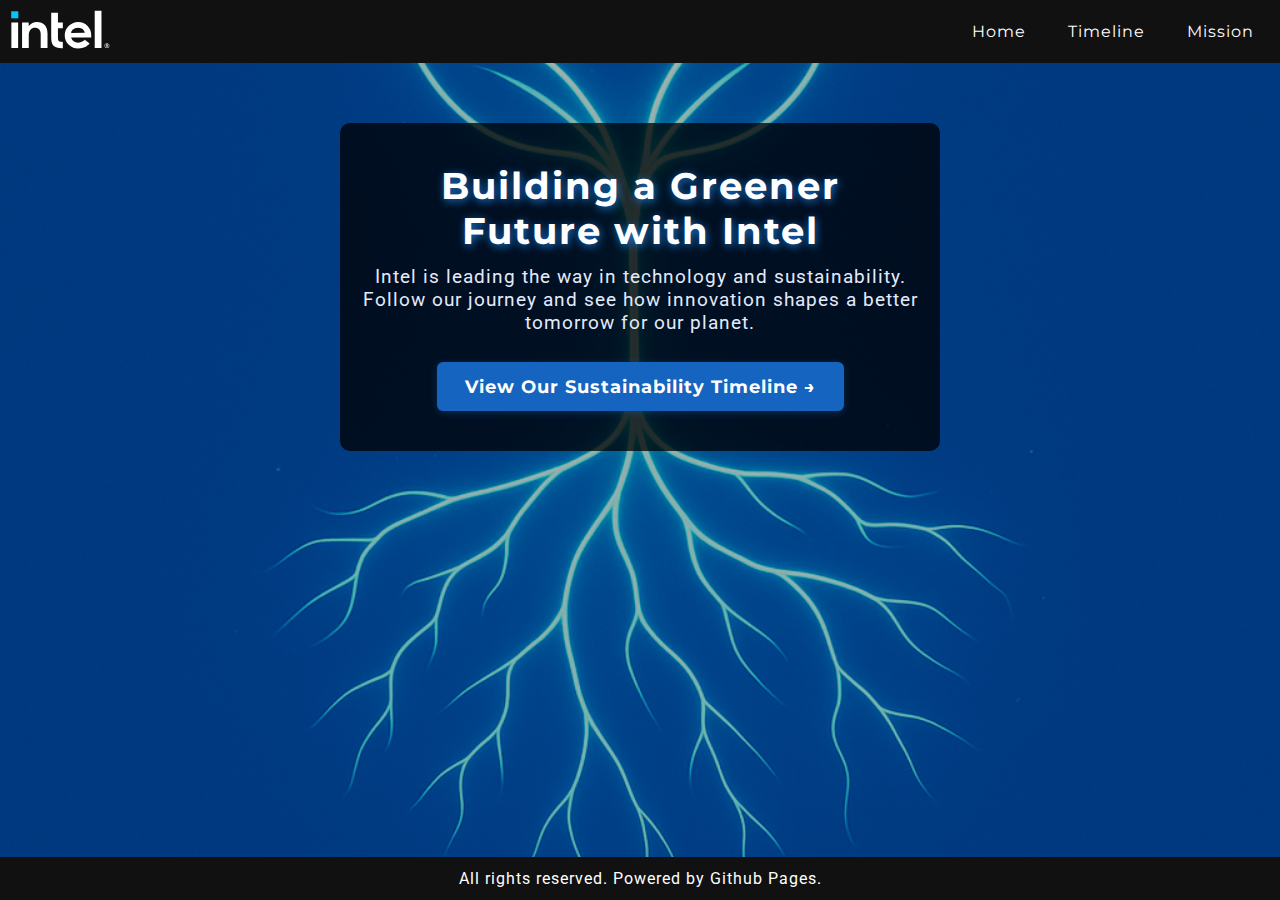
<file: intel-sustainability-main/index.html>
<!DOCTYPE html>
<html lang="en">
<head>
  <meta charset="UTF-8" />
  <meta name="viewport" content="width=device-width, initial-scale=1.0" />
  <title>Sustainability Home — Intel</title>
  <!-- Link to the CSS file -->
  <link rel="stylesheet" href="style.css" />
  <!-- Add Montserrat and Roboto fonts for navbar and headings -->
  <link href="https://fonts.googleapis.com/css?family=Montserrat:700&display=swap" rel="stylesheet">
  <link href="https://fonts.googleapis.com/css?family=Roboto:400,700&display=swap" rel="stylesheet">
</head>
<body id="home-page">
  <!-- Header section with logo and navbar -->
  <header>
    <!-- Logo links to Intel's website -->
    <a href="https://www.intel.com" target="_blank">
      <img id="logo" src="img/intel-header-logo.svg" alt="Intel Logo">
    </a>
    <!-- Navbar Dropdown Menu -->
    <nav class="navbar">
      <!-- Dropdown button for mobile -->
      <button class="dropbtn">Menu</button>
      <!-- Navbar content with links -->
      <div class="navbar-content">
        <a href="index.html">Home</a>
        <a href="timeline.html">Timeline</a>
        <a href="mission.html">Mission</a>
      </div>
    </nav>
  </header>
  <!-- Hero Section -->
  <section class="hero">
    <!-- Catchy header for the hero section -->
    <h1>Building a Greener Future with Intel</h1>
    <!-- Short description introducing Intel's sustainability journey -->
    <p>
      Intel is leading the way in technology and sustainability.<br>
      Follow our journey and see how innovation shapes a better tomorrow for our planet.
    </p>
    <!-- Call to action button that links to the timeline page -->
    <a href="timeline.html" class="cta-button">View Our Sustainability Timeline &#8594;</a>
  </section>
  <!-- Footer section -->
  <p id="short-footer">All rights reserved. Powered by Github Pages.</p>
</body>
</html>
</file>
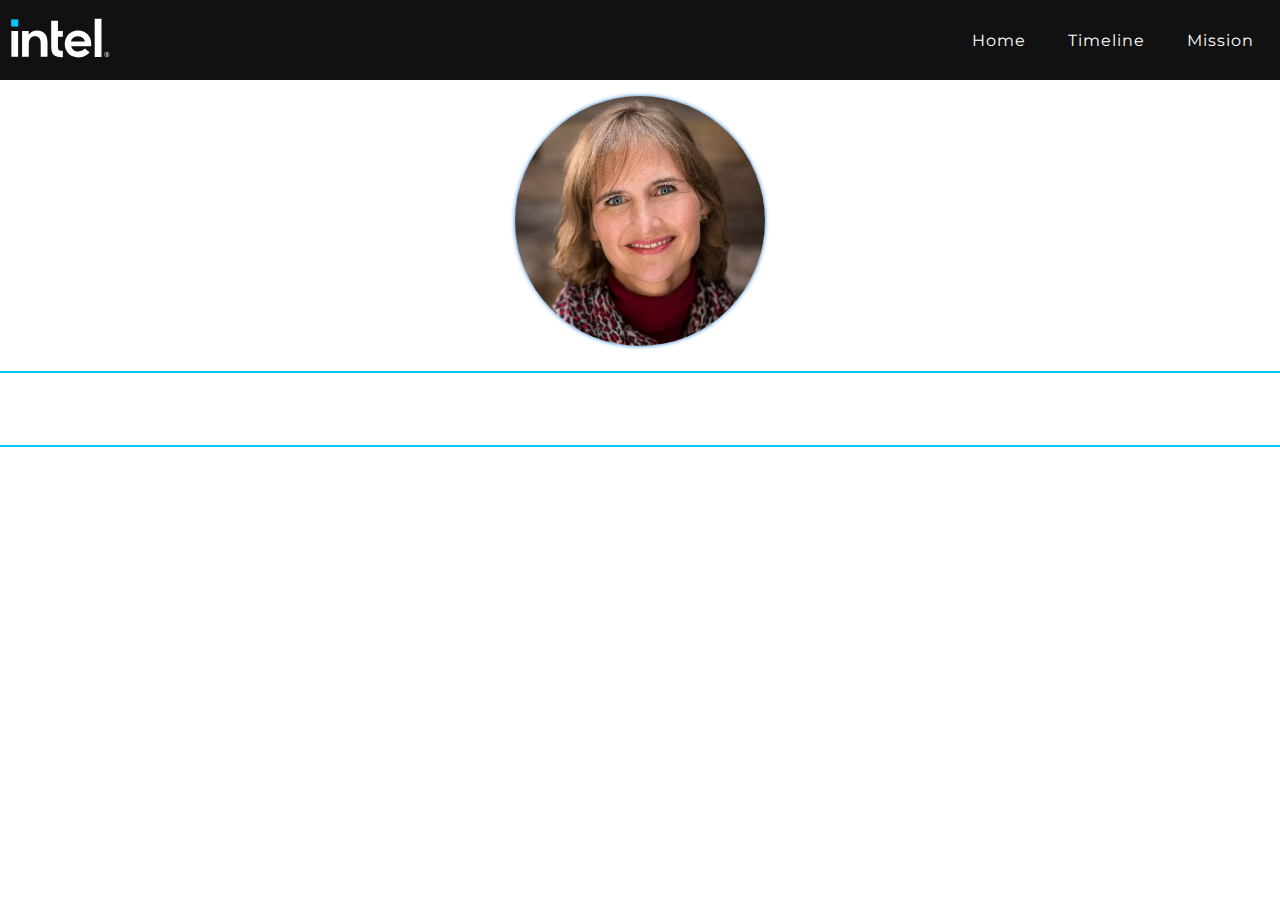
<file: mission.html>
<!DOCTYPE html>
<html lang="en">
<head>
  <meta charset="UTF-8" />
  <meta name="viewport" content="width=device-width, initial-scale=1.0" />
  <title>Our Sustainability Mission — Intel</title>
  <!-- Link to the CSS file -->
  <link rel="stylesheet" href="style.css" />
  <!-- Add Montserrat and Roboto fonts for navbar and headings -->
  <link href="https://fonts.googleapis.com/css?family=Montserrat:700&display=swap" rel="stylesheet">
  <link href="https://fonts.googleapis.com/css?family=Roboto:400,700&display=swap" rel="stylesheet">
</head>
<body>
  <!-- Header section with logo and navbar -->
  <header>
    <!-- Logo links to Intel's website -->
    <a href="https://www.intel.com" target="_blank">
      <img id="logo" src="img/intel-header-logo.svg" alt="Intel Logo">
    </a>
    <!-- Navbar Dropdown Menu -->
    <nav class="navbar">
      <!-- Dropdown button for mobile -->
      <button class="dropbtn">Menu</button>
      <!-- Navbar content with links -->
      <div class="navbar-content">
        <a href="index.html">Home</a>
        <a href="timeline.html">Timeline</a>
        <a href="mission.html">Mission</a>
      </div>
    </nav>
  </header>
  <!-- Content for the About page goes here -->
   <img src="img/chuaprasert.jpg" alt="A portrait photo of Michelle Chuaprasert." class="leader-image" />
   <h3 class="leader-quote">"If someone like me can make a small difference on one product that is going out with millions of units, what an impact we can have.</h2>
   <p class="leader-info">Michelle Chuaprasert used to lecture her daughters on being activists and helping the environment.
    Throughout her career, however, she struggled to see a connection between her own work and the advice she was giving.
    Wanting to change this, she went in an entirely new direction for her career. 
    As Intel's Senior Director of Innovation and Sustainability, she's now leading company-wide efforts to reduce Intel's carbon footprint and promote sustainable practices across its operations.</p>
   </p>
   <p class="leader-info">Michelle's story is not the only one of its kind.
    By supporting intel, you support a global team of innovators who are striving to stop climate change
    in even the smallest business units.
   </p>
  <!-- Footer section -->
  <p id="short-footer">All rights reserved. Powered by Github Pages.</p>
</body>
</html>
</file>
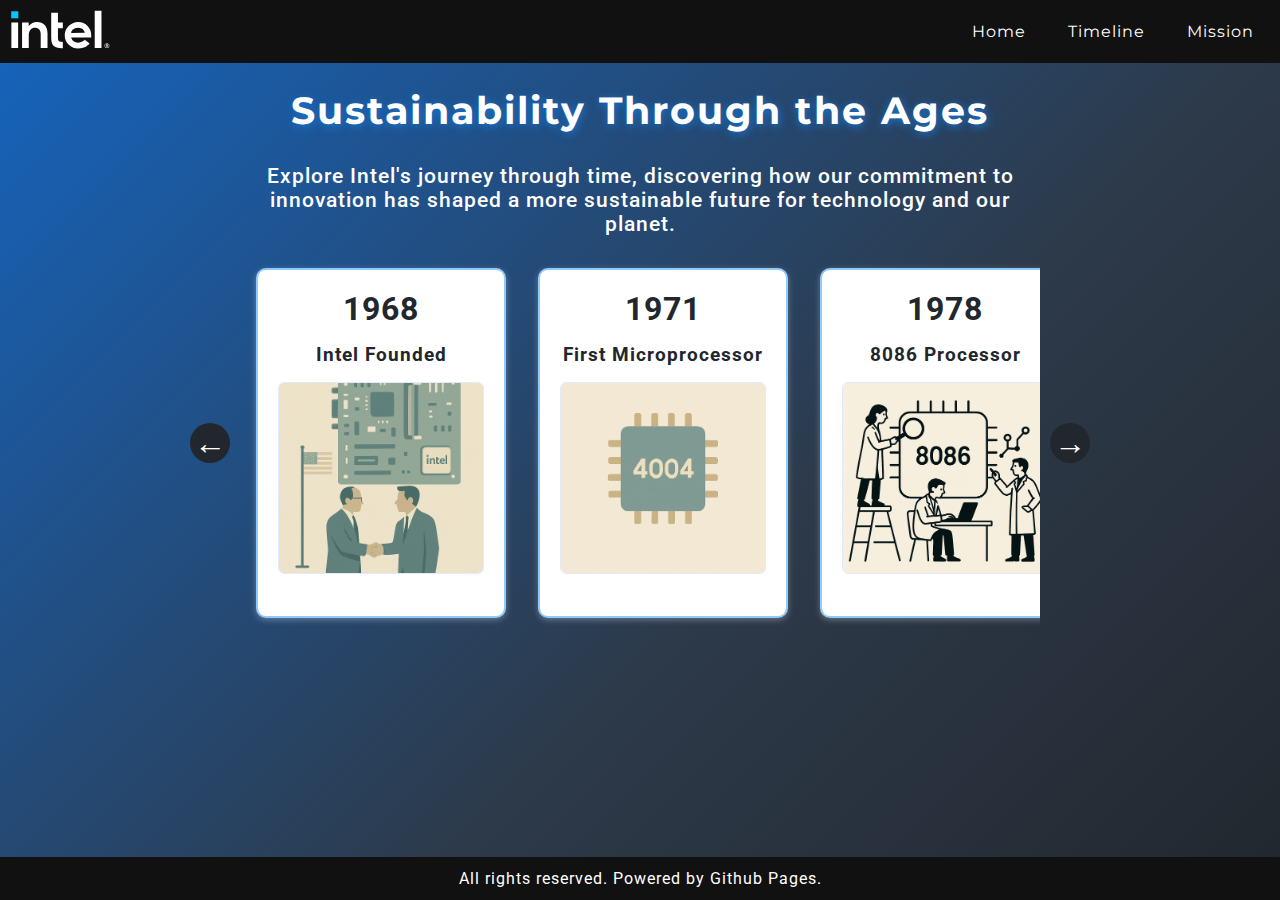
<file: intel-sustainability-main/timeline.html>
<!DOCTYPE html>
<html lang="en">
<head>
  <meta charset="UTF-8" />
  <meta name="viewport" content="width=device-width, initial-scale=1.0" />
  <title>Sustainability Timeline — Intel</title>
  <link rel="stylesheet" href="style.css" />
  <link href="https://fonts.googleapis.com/css?family=Montserrat:700&display=swap" rel="stylesheet">
  <link href="https://fonts.googleapis.com/css?family=Roboto:400,700&display=swap" rel="stylesheet">
</head>
<body>

  <!-- Header / Hero Section -->
  <header>
      <!-- Make the logo a link to Intel's website -->
      <a href="https://www.intel.com" target="_blank">
        <img id="logo" src="img/intel-header-logo.svg" alt="Intel Logo">
      </a>
      <!-- Navbar Dropdown Menu -->
      <nav class="navbar">
        <!-- Dropdown button -->
        <button class="dropbtn">Menu</button>
        <!-- Navbar content -->
        <div class="navbar-content">
          <a href="index.html">Home</a>
          <a href="timeline.html">Timeline</a>
          <a href="mission.html">Mission</a>
        </div>
      </nav>
  </header>

  <h1>Sustainability Through the Ages</h1>

  <p id="intro">
    Explore Intel's journey through time, discovering how our commitment
    to innovation has shaped a more sustainable future for technology 
    and our planet.
  </p>

  <!-- Arrow buttons for scrolling the timeline -->
  
  <div class="timeline-arrows-container">
    <button id="arrow-left" aria-label="Scroll left" style="font-size:2em; background:#22272e; color:#fff; border:none; border-radius:50%; width:40px; height:40px; margin:10px; cursor:pointer;">&#8592;</button>
    <!-- Timeline Cards Section -->
    <section class="timeline">

      <!-- Card 1: 1968 -->
      <div class="milestone">
        <h2>1968</h2>
        <h3>Intel Founded</h3>
        <img src="img/intel_founding.png" alt="An illustration of two men shaking hands in front of an American flag. There is a motherboard above them." />
        <p class="description">
          Robert Noyce and Gordon Moore rename the newly formed company 
          NM Electronics to Intel Corporation, laying the foundation for 
          decades of technological innovation.
        </p>
      </div>

      <!-- Card 2: 1971 -->
      <div class="milestone">
        <h2>1971</h2>
        <h3>First Microprocessor</h3>
        <img src="img/4004_microprocessor.png" alt="An ilustration of a microprocessor with the label '4004.'" />
        <p class="description">
          Intel debuts the 4004, the world's first commercial microprocessor, 
          igniting the microprocessor revolution and propelling the future 
          of computing devices.
        </p>
      </div>

      <!-- Card 3: 1978 -->
      <div class="milestone">
        <h2>1978</h2>
        <h3>8086 Processor</h3>
        <img src="img/8086_microprocessor.png" alt="An illustration of many scientists inspecting and modifying an 8086 processor." />
        <p class="description">
          Launch of the 8086 processor, establishing the x86 architecture 
          that drives countless PCs and servers in the modern era.
        </p>
      </div>

      <!-- Card 4: 1985 -->
      <div class="milestone">
        <h2>1985</h2>
        <h3>386 Processor</h3>
        <img src="img/386_microprocessor.png" alt="An image of scientists proudly launching a rocket with the label '386'." />
        <p class="description">
          Intel introduces the 386 processor with 32-bit architecture, 
          ushering in a new era of performance and multitasking for 
          personal computers.
        </p>
      </div>

      <!-- Card 5: 2006 -->
      <div class="milestone">
        <h2>2006</h2>
        <h3>Peak GHG Emissions</h3>
        <img src="img/ghg_peak.png" alt="An illustration of greenhouse gases emitting from a factory. There are computer parts in the foreground." />
        <p class="description">
          This year marks Intel's highest annual greenhouse gas emissions 
          for operations. Over subsequent years, Intel invests heavily in 
          chemical abatement, renewable energy, and energy-efficient 
          manufacturing to reverse this trend.
        </p>
      </div>

      <!-- Card 6: 2020 -->
      <div class="milestone">
        <h2>2020</h2>
        <h3>RISE Strategy</h3>
        <img src="img/sustainability_pioneering.png" alt="An illustration of a man surrounded by various sustainability symbols." />
        <p class="description">
          Intel launches its RISE (Responsible, Inclusive, Sustainable, 
          Enabling) strategy and 2030 goals, aiming to drive industry-wide 
          progress on climate action, water stewardship, and waste reduction.
        </p>
      </div>

      <!-- Card 7: 2022 -->
      <div class="milestone">
        <h2>2022</h2>
        <h3>Net-Zero By 2040</h3>
        <img src="img/net_zero.png" alt="An illustration of an Intel factory on green hills with the year '2040' beneath it." />
        <p class="description">
          Intel announces its commitment to achieve net-zero greenhouse 
          gas emissions (Scope 1 and 2) across its global operations 
          by 2040, building on years of environmental initiatives.
        </p>
      </div>

      <!-- Card 8: 2023 -->
      <div class="milestone">
        <h2>2023</h2>
        <h3>Renewable Electricity</h3>
        <img src="img/renewable.png" alt="An illustration of a giant PC being powered by solar and wind energy." />
        <p class="description">
          The company achieves 99% renewable electricity usage worldwide, 
          helping to drastically lower carbon emissions and driving progress 
          toward Intel's long-term sustainability goals.
        </p>
      </div>

      <!-- Card 9: 2024 -->
      <div class="milestone">
        <h2>2024</h2>
        <h3>Sustainability Summit</h3>
        <img src="img/sustainability_summit.png" alt="An illustration of leaders discussing how to improve semiconductors." />
        <p class="description">
          Intel hosts its first Sustainability Summit, uniting suppliers, 
          government officials, and industry leaders to collaborate on 
          next-generation sustainable semiconductor manufacturing.
        </p>
      </div>
    </section>

    <button id="arrow-right" aria-label="Scroll right" style="font-size:2em; background:#22272e; color:#fff; border:none; border-radius:50%; width:40px; height:40px; margin:10px; cursor:pointer;">&#8594;</button>
  </div>

  <p id="footer">All rights reserved. Powered by Github Pages.</p>

  <!-- Simple JavaScript to scroll the timeline when arrows are clicked -->
  <script>
    // Get the timeline container and milestone cards
    const timeline = document.querySelector('.timeline');
    const milestones = document.querySelectorAll('.milestone');
    const leftBtn = document.getElementById('arrow-left');
    const rightBtn = document.getElementById('arrow-right');

    // Find the width of one milestone (including margin)
    function getMilestoneWidth() {
      if (milestones.length === 0) return 300;
      const style = getComputedStyle(milestones[0]);
      const width = milestones[0].offsetWidth;
      const margin = parseInt(style.marginLeft) + parseInt(style.marginRight);
      return width + margin;
    }

    // Scroll left by one milestone
    leftBtn.onclick = function() {
      timeline.scrollBy({ left: -getMilestoneWidth(), behavior: 'smooth' });
    };

    // Scroll right by one milestone
    rightBtn.onclick = function() {
      timeline.scrollBy({ left: getMilestoneWidth(), behavior: 'smooth' });
    };
  </script>
</body>
</html>
</file>
<file: intel-sustainability-main/style.css>
/* Add your CSS here */
* {
    margin: 0;
    padding: 0;
    box-sizing: border-box;
  }

body {
  width: 100vw;
  min-height: 100vh; /* Make sure background covers the whole screen */
  /* Use a blue gradient background with a softer dark blue instead of black */
  background: linear-gradient(135deg, #1565c0 0%, #2d3a4a 60%, #22272e 100%);
  background-repeat: no-repeat;  /* Prevent background from repeating */
  background-attachment: fixed;  /* Keep background fixed during scroll */
  color: #fff;                    /* White text for everything outside milestones */
  font-family: 'Roboto', Arial, sans-serif; /* Use Roboto for body text */
  text-align: center;             /* Center all content in the body */
  letter-spacing: 1px;
}

header {
  background-color: #111;      /* Soft black for header */
  display: flex;                  /* Use flexbox for horizontal layout */
  align-items: center;            /* Vertically center items */
  justify-content: space-between; /* Space between logo and navbar */
  position: relative;
  width: 100%;                    /* Make header stretch full viewport width */
  padding: 10px;
}

#logo {
    width: 100px;
    height: auto;
}

h1 {
    text-align: center;
    font-size: 2.4em;                  /* Make the heading larger */
    font-weight: bold;                 /* Make the heading bold */
    margin: 24px auto 12px auto;      /* Center and add space above/below */
    letter-spacing: 2px;               /* Add space between letters for effect */
    font-family: 'Montserrat', Arial, sans-serif; /* Use Montserrat for headings */
    color: #fff;                    /* White heading text */
    text-shadow: 1px 2px 8px #1976d2;  /* Slightly deeper blue shadow */
    max-width: 800px;           /* Match timeline width */
    padding: 0 24px;
}

.timeline {
    display: flex;
    flex-direction: row;
    justify-content: flex-start;
    width: 100%;
    max-width: 800px;
    overflow-x: auto;
    overflow-y: visible;
    scroll-snap-type: x mandatory;
    scroll-padding-left: 16px;
    /* Hide the scrollbar for all browsers */
    scrollbar-width: none;      /* Firefox */
    -ms-overflow-style: none;   /* IE and Edge */
    padding: 10px;
}
.timeline::-webkit-scrollbar {
    display: none;              /* Chrome, Safari, Opera */
}

.milestone {
    color: #22272e;                  /* Soft black text for readability */
    background-color: #ffffff;       /* Soft white card background */
    border: 2px solid #90caf9;       /* Blue accent border */
    padding: 20px;
    margin: 0 16px;
    max-width: 28%;
    min-width: 250px;
    min-height: 250px;
    box-sizing: border-box;
    display: flex;
    flex-direction: column;
    gap: 16px;
    scroll-snap-align: start;
    border-radius: 10px;
    box-shadow: 0 2px 6px #e3eafc55; /* Soft blue shadow for depth */
    position: relative; /* Needed for overlay positioning */
    overflow: hidden;   /* Hide overlay outside the card */
    transition: transform 0.2s; /* Smoothly animate scaling on hover */
}

/* Make the milestone card expand slightly when hovered */
.milestone:hover,
.milestone:focus-within {
    transform: scale(1.04); /* Slightly increase size */
    z-index: 3;             /* Bring above other cards if overlapping */
}

.milestone img {
    width: 100%;                  /* Image fills the card width */
    height: 12em;                /* Fixed height for all images */
    object-fit: cover;            /* Crop image to fill area, keep aspect ratio */
    border-radius: 6px;           /* Slightly rounded images */
    border: 1px solid #e3eafc;    /* Subtle blue border for images */
}

.milestone h2,
.milestone h3,
.milestone p,
.milestone li {
  color: #22272e; /* Make all text inside milestones soft black */
}

.milestone h2 {
    font-size: 2em;                /* Larger font for milestone titles */
}

/* Overlay for milestone description */
.milestone .description {
    display: flex; /* Use flex to center text */
    align-items: center;
    justify-content: center;
    position: absolute;      /* Position overlay over the card */
    top: 0;
    left: 0;
    width: 100%;
    height: 100%;
    background: rgba(21, 101, 192, 0.92); /* Semi-transparent blue */
    color: #fff;              /* White text for overlay */
    padding: 18px;
    border-radius: 10px;
    font-size: 1em;
    font-weight: 500;
    opacity: 0;               /* Hide overlay by default */
    pointer-events: none;     /* Allow mouse events to pass through */
    transition: opacity 0.3s;
    z-index: 2;
    text-align: center;
    box-sizing: border-box;
}

/* Show overlay on hover */
.milestone:hover .description,
.milestone:focus-within .description {
    opacity: 1;              /* Show overlay */
    pointer-events: auto;    /* Allow interaction if needed */
}

.navbar {
  position: relative;           /* Needed for dropdown positioning */
  display: flex;                /* Use flex to allow stretching */
  height: 100%;                 /* Make navbar fill header height */
  align-items: stretch;         /* Stretch children to fill height */
}

.navbar-content {
  color: #fff;
  display: flex;
  gap: 10px;                    /* Space between links */
  align-items: center;
  height: 100%;
  align-self: stretch;
}

.navbar-content a {
  font-family: 'Montserrat', Arial, sans-serif;
  color: #fff;                  /* White text by default */
  padding: 10px 16px;
  text-decoration: none;
  display: inline-block;
  border-radius: 4px;
  transition: background 0.2s, color 0.2s;
}

.navbar-content a:hover {
  color: #1565c0;               /* Blue text on hover */
  background-color: #fff;       /* White background on hover for contrast */
  text-decoration: underline;
}

.dropbtn {
  display: none;
}

.description {
  display: none;
}

#intro {
  font-size: 1.3em;
  /* Remove background color and border radius for a transparent look */
  background: none;
  color: #fff;                  /* White text for intro */
  padding: 18px 24px;
  margin: 0px auto 4px auto;  /* Center and add space above/below */
  max-width: 800px;             /* Match timeline and h1 width */
  font-weight: 500;
}

#footer {
  background-color: #111;
  color: #fff;
  width: 100%;
  padding: 12px 0;
  text-align: center;
  font-size: 1em;
  left: 0;
  bottom: 0;
  position: fixed;
}

/* Style for the timeline arrow buttons */
#arrow-left,
#arrow-right {
  position: static;            /* Remove relative positioning */
  display: inline-block;
  vertical-align: middle;
  font-size: 2em;
  background: #111;
  color: #fff;
  border: none;
  border-radius: 50%;
  width: 40px;
  height: 40px;
  cursor: pointer;
  transition: background 0.2s, color 0.2s;
  z-index: 2;
  margin: 0 auto;
}

/* Center the arrows and timeline together in a flex container */
.timeline-arrows-container {
  display: flex;
  flex-direction: row;
  justify-content: center;
  align-items: center;
  gap: 0;
  width: 100%;
  margin-bottom: 10px;
}

/* On small screens, make arrows full width and place them above/below timeline */
@media (max-width: 768px) {
  .timeline {
    display: flex;
    flex-direction: column;
    justify-content: center;
    align-items: center;
    width: 90%;
    overflow: hidden;
  }

  #arrow-left,
  #arrow-right {
    display: none;  /* Hide arrows on mobile */
  }

  #footer {
    position: relative; /* Change to relative for mobile */
  }

  .milestone {
    margin: 16px 0;
    width: 100%;
    max-width: none;
    min-width: 0;
  }

  .navbar {
    position: relative;
    margin-left: auto;
    height: 100%;
    display: flex;
    flex-direction: column;
    align-items: center;
  }
  
  .dropbtn {
    font-family: 'Montserrat', Arial, sans-serif;
    display: block;
    color: #fff;
    padding: 10px 10px;
    font-size: 1em;
    border: none;
    cursor: pointer;
    margin: 0;
    box-sizing: border-box;
    align-self: center;
    background-color: #111;
  }

  .navbar-content {
    display: none;
    position: absolute;
    top: 100%;
    right: 0;
    min-width: 120px;
    z-index: 1;
  }

  .navbar-content a {
    padding: 10px 16px;
    text-decoration: none;
    display: block;
    background-color: #22272e;  /* Soft black for dropdown */
    border-radius: 0px;
    margin-bottom: 1px;
  }

  .navbar:hover .navbar-content {
    display: block;
  }
}

/* Hero section styles */
.hero {
  background-color: rgba(0, 0, 0, 0.75);
  margin: 60px auto 40px auto;      /* Add space above and below */
  max-width: 600px;                 /* Limit width for readability */
  padding: 40px 20px 40px 20px;     /* Padding inside the hero section */
  text-align: center;               /* Center all text */
  border-radius: 10px;
}

/* Hero section header */
.hero h1 {
  font-family: 'Montserrat', Arial, sans-serif;
  font-size: 2.3em;
  color: #fff;
  margin: 0px auto 12px auto;
  text-shadow: 1px 2px 8px #1976d2;
}

/* Hero section description */
.hero p {
  font-size: 1.2em;
  color: #e3eafc;
  margin-bottom: 28px;
}

/* Call to action button */
.cta-button {
  display: inline-block;
  padding: 14px 28px;
  background-color: #1565c0;    /* Intel blue */
  color: #fff;
  font-size: 1.1em;
  font-family: 'Montserrat', Arial, sans-serif;
  border: none;
  border-radius: 6px;
  text-decoration: none;
  font-weight: bold;
  box-shadow: 0 2px 8px #1976d244;
  transition: background 0.2s, color 0.2s;
  cursor: pointer;
}

.cta-button:hover {
  background-color: #fff;
  color: #1565c0;
  text-decoration: underline;
}

#short-footer {
  background-color: #111;
  color: #fff;
  width: 100%;
  padding: 12px 0;
  text-align: center;
  font-size: 1em;
  left: 0;
  bottom: 0;
  position: fixed;
}

#home-page {
  background: 
    linear-gradient(rgba(0,0,0,0.3), rgba(0,0,0,0.3)), /* Dark overlay */
    url("img/cyber_sprout.png");                        /* Background image */
  background-size: cover;           /* Make the image cover the area */
  background-position: center;
}
</file>
<file: style.css>
/* Add your CSS here */
* {
    margin: 0;
    padding: 0;
    box-sizing: border-box;
  }

body {
  min-height: 100vh; /* Make sure background covers the whole screen */
  /* Use a blue gradient background with a softer dark blue instead of black */
  color: #fff;                    /* White text for everything outside milestones */
  font-family: 'Roboto', Arial, sans-serif; /* Use Roboto for body text */
  text-align: center;             /* Center all content in the body */
  letter-spacing: 1px;
}

#timeline-page, #story-page {
  background: 
      linear-gradient(rgba(0,0,0,0.5), rgba(0,0,0,0.5)), /* Dark overlay */
      url("img/cyber_sprout.png");                        /* Background image */
    background-size: cover;           /* Make the image cover the area */
    background-position: center;
    background-repeat: no-repeat;
}


#story-page p,
#story-page .initiative p {
  font-size: 1.2em;
}

#story-page .initiative h2 {
  font-size: 1.5em;
}

#story-page footer > * {
  font-size: 1em;
}

#home-page {
  background: 
    linear-gradient(rgba(0,0,0,0.3), rgba(0,0,0,0.3)), /* Dark overlay */
    url("img/wetlands.jpg");                        /* Background image */
  background-size: cover;           /* Make the image cover the area */
  background-position: center;
}

.box-container {
  padding: 20px;
}

h1, h2, h3, h4 {
  font-family: 'Montserrat', Arial, sans-serif; /* Use Montserrat for headings */
}

header {
  height: 80px;
  background-color: #111;      /* Soft black for header */
  display: flex;                  /* Use flexbox for horizontal layout */
  align-items: center;            /* Vertically center items */
  justify-content: space-between; /* Space between logo and navbar */
  position: relative;
  width: 100%;                    /* Make header stretch full viewport width */
  padding: 10px;
}

#logo {
    width: 100px;
    height: auto;
}

.highlight-text {
    text-align: center;
    font-size: 2.4em;                  /* Make the heading larger */
    font-weight: bold;                 /* Make the heading bold */
    margin: 24px auto 12px auto;      /* Center and add space above/below */
    letter-spacing: 2px;               /* Add space between letters for effect */
    font-family: 'Montserrat', Arial, sans-serif; /* Use Montserrat for headings */
    color: #fff;                    /* White heading text */
    text-shadow: 1px 2px 8px #1976d2;  /* Slightly deeper blue shadow */
    max-width: 800px;           /* Match timeline width */
    padding: 0 24px;
}

#tap-msg {
  display: none;
  background-color: #01c6fd;
  font-size: 1.1em;
  color: #111;
  padding: 5px;
}

.timeline {
    display: flex;
    flex-direction: row;
    justify-content: flex-start;
    width: 708px; /* 3 * (220px milestone + 16px*2 margin) = 708px */
    max-width: 708px;
    overflow-x: auto;
    overflow-y: visible;
    scroll-snap-type: x mandatory;
    scroll-padding-left: 16px;
    /* Hide the scrollbar for all browsers */
    scrollbar-width: none;      /* Firefox */
    -ms-overflow-style: none;   /* IE and Edge */
    padding: 10px;
}

.timeline::-webkit-scrollbar {
    display: none;              /* Chrome, Safari, Opera */
}

.milestone {
    color: #111;                  /* Soft black text for readability */
    background-color: #ffffff;       /* Soft white card background */
    border: 2px solid #01c6fd;       /* Blue accent border */
    padding: 20px;
    margin: 0 16px;
    width: 220px;
    min-width: 220px;
    max-width: 220px;
    min-height: 300px;
    max-height: 360px;
    box-sizing: border-box;
    display: flex;
    flex-direction: column;
    gap: 16px;
    scroll-snap-align: start;
    border-radius: 10px;
    box-shadow: 0 2px 6px #e3eafc55; /* Soft blue shadow for depth */
    position: relative; /* Needed for overlay positioning */
    overflow: hidden;   /* Hide overlay outside the card */
    transition: transform 0.2s; /* Smoothly animate scaling on hover */
}

/* Make the milestone card expand slightly when hovered */
.milestone:hover,
.milestone:focus-within,
.milestone:focus {
    transform: scale(1.04); /* Slightly increase size */
    z-index: 3;             /* Bring above other cards if overlapping */
}

.milestone img {
    width: 100%;                  /* Image fills the card width */
    height: 10em;                /* Fixed height for all images */
    object-fit: cover;            /* Crop image to fill area, keep aspect ratio */
    border-radius: 6px;           /* Slightly rounded images */
    border: 1px solid #e3eafc;    /* Subtle blue border for images */
    margin-top: auto;
}

.milestone h2 {
  text-shadow: 1px 1px 2px #1976d2;
}

.milestone h3 {
  font-size: 1.2em;
}

.milestone h2,
.milestone h3,
.milestone p {
  color: #111; /* Make all text inside milestones soft black */
}

.milestone h2 {
    font-size: 2em;                /* Larger font for milestone titles */
}

/* Overlay for milestone description */
.milestone .description {
    display: flex; /* Use flex to center text */
    align-items: center;
    justify-content: center;
    position: absolute;      /* Position overlay over the card */
    top: 0;
    left: 0;
    width: 100%;
    height: 100%;
    background: rgba(21, 101, 192, 0.92); /* Semi-transparent blue */
    color: #fff;              /* White text for overlay */
    padding: 18px;
    border-radius: 10px;
    font-size: 1em;
    font-weight: 500;
    opacity: 0;               /* Hide overlay by default */
    pointer-events: none;     /* Allow mouse events to pass through */
    transition: opacity 0.3s;
    z-index: 2;
    text-align: center;
    box-sizing: border-box;
}

/* Show overlay on hover */
.milestone:hover .description,
.milestone:focus-within .description,
.milestone:focus .description {
    opacity: 1;              /* Show overlay */
    pointer-events: auto;    /* Allow interaction if needed */
}

#subscription-invitation {
  color: #111;
  max-width: 708px;
  margin: 0 auto;
  border-radius: 10px;
  background-color: #fff;
  border: 2px solid #01c6fd;
}

.initiative {
  background-color: rgba(0, 0, 0, 0.75);
  border-radius: 10px;
  color: #fff;
  max-width: 300px;
  padding: 20px;
}

.navbar {
  position: relative;           /* Needed for dropdown positioning */
  display: flex;                /* Use flex to allow stretching */
  height: 100%;                 /* Make navbar fill header height */
  align-items: stretch;         /* Stretch children to fill height */
}

.navbar-content {
  color: #fff;
  display: flex;
  gap: 10px;                    /* Space between links */
  align-items: center;
  height: 100%;
  align-self: stretch;
  list-style-type: none;
}

.navbar-content a {
  font-family: 'Montserrat', Arial, sans-serif;
  color: #fff;                  /* White text by default */
  padding: 10px 16px;
  text-decoration: none;
  display: inline-block;
  border-radius: 4px;
  transition: background 0.2s, color 0.2s;
}

.navbar-content a:hover,
.navbar-content a:focus {
  color: #1565c0;               /* Blue text on hover/focus */
  background-color: #fff;       /* White background on hover/focus for contrast */
  text-decoration: underline;
}

.dropbtn {
  display: none;
}

.description {
  display: none;
}

#intro {
  font-size: 1.3em;
  color: #fff;                  /* White text for intro */
  padding: 18px 24px;
  margin: 0px auto 4px auto;  /* Center and add space above/below */
  max-width: 800px;             /* Match timeline and h1 width */
  font-weight: 500;
}

footer > * {
  display: inline;
}

footer {
  background-color: #111;
  color: #fff;
  width: 100%;
  padding: 12px 12px;
  text-align: center;
  font-size: 1em;
  left: 0;
  bottom: 0;
  min-height: 50px;
  z-index: 9999;
}

#privacy-link:hover,
#privacy-link:focus {
  color: #01c6fd;
}

#short-footer {
  position: fixed;
  z-index: 9999;
}

.custom-blue-btn {
  background-color: #01c6fd;
  color: #111;
  border: none;
  border-radius: 5px;
  padding: 10px;
}

.custom-blue-btn:hover,
.custom-blue-btn:focus {
  color: #01c6fd;
  background-color: #111;
  text-decoration: underline;
}

/* Style for the timeline arrow buttons */
#arrow-left,
#arrow-right {
  position: static;            /* Remove relative positioning */
  display: inline-block;
  vertical-align: middle;
  font-size: 2em;
  background: #111;
  color: #fff;
  border: none;
  border-radius: 50%;
  width: 40px;
  height: 40px;
  cursor: pointer;
  transition: background 0.2s, color 0.2s;
  z-index: 2;
  margin: 0 auto;
}

/* Center the arrows and timeline together in a flex container */
.timeline-arrows-container {
  display: flex;
  flex-direction: row;
  justify-content: center;
  align-items: center;
  gap: 0;
  width: 100%;
  margin-bottom: 10px;
}

/* Hero section header */
.hero h1 {
  font-family: 'Montserrat', Arial, sans-serif;
  font-size: 2em;
  color: #fff;
  margin: 0px auto 12px auto;
  text-shadow: 1px 2px 8px #1976d2;
}

/* Hero section description */
.hero p {
  font-size: 1.2em;
  color: #e3eafc;
  margin-bottom: 20px;
}

.cta-button {
  display: inline-block;
  padding: 14px 28px;
  background-color: #1565c0;    /* Intel blue */
  font-size: 1.1em;
  font-family: 'Montserrat', Arial, sans-serif;
  border-radius: 6px;
  text-decoration: none;
  font-weight: bold;
  box-shadow: 0 2px 8px #1976d244;
  cursor: pointer;
  border: none;
  transition: background 0.2s;
  text-decoration: none;
  color: #fff;
  transition: color 0.2s;
}

.cta-button:hover,
.cta-button:focus,
.cta-button:active {
  background-color: #fff;
  color: #1565c0;
  text-decoration: underline;
}

/* Hero section styles */
.hero {
  background-color: rgba(0, 0, 0, 0.75);
  margin: 60px auto 40px auto;      /* Add space above and below */
  max-width: 600px;                 /* Limit width for readability */
  padding: 40px 20px 40px 20px;     /* Padding inside the hero section */
  text-align: center;               /* Center all text */
  border-radius: 10px;
}

.story {
  background-color: rgba(0, 0, 0, 0.75);
  margin: 50px auto 0px auto;
  max-width: 800px;                 /* Limit width for readability */
  border-radius: 20px;
  padding-bottom: 16px;
}

.story > * {
  margin: 16px auto;
}

.leader-image {
  margin: 16px auto 5px auto;;
  width: 100%;
  height: auto;
  max-width: 250px;                /* Limit image width for readability */
  border-radius: 50%;
  box-shadow: 0px 0px 4px #1976d2;
}

.leader-quote {
  font-family: 'Montserrat', Arial, sans-serif;
  font-size: 1.25em;
  border-top: 2px solid #01c6fd; /* Blue top border for quotes */
  border-bottom: 2px solid #01c6fd; /* Blue bottom border for quotes */
  padding: 12px 20px;              /* Padding for quotes */
  margin: 16px 0px;
}

#story-body > * {
  margin: 16px 16px;
}

#story-highlight {
  font-family: 'Montserrat', Arial, sans-serif;
  font-size: 1.5em;
  text-shadow: 1px 2px 8px #1976d2;
}

#story-block > * {
  color: white;
}

#arrow-left, #arrow-right {
  font-size:2em;
  background: none;
  color:#fff;
  width:40px;
  height:40px;
  margin:10px;
  cursor:pointer;
  display:flex;
  align-items:center;
  justify-content:center;
  border-radius: 50%;
  border: none;
  background: #111;
}

@media (max-width: 1025px) {
  #timeline-footer {
    position: fixed;
  }
}

/* On small screens, make arrows full width and place them above/below timeline */
@media (max-width: 768px) {
  #tap-msg {
    display: block;
  }

  .timeline {
    display: flex;
    flex-direction: column;
    justify-content: center;
    align-items: center;
    width: 90%;
    max-width: 100vw;
    overflow: hidden;
  }

  #arrow-left,
  #arrow-right {
    display: none;  /* Hide arrows on mobile */
  }

  .milestone {
    margin: 16px 0;
    width: 100%;
    max-width: 250px;
    min-width: 160px;
    min-height: 220px;
    max-height: 360px;
  }
  .navbar {
    position: relative;
    margin-left: auto;
    height: 100%;
    display: flex;
    flex-direction: column;
    align-items: center;
  }
  
  .dropbtn {
    font-family: 'Montserrat', Arial, sans-serif;
    display: block;
    color: #fff;
    padding: 10px 10px;
    font-size: 1em;
    border: none;
    cursor: pointer;
    margin: 0;
    box-sizing: border-box;
    align-self: center;
    background-color: #111;
  }

  .navbar-content {
    display: none;
    position: absolute;
    top: 100%;
    right: 0;
    min-width: 120px;
    z-index: 1;
  }

  .navbar-content a {
    padding: 10px 16px;
    text-decoration: none;
    display: block;
    background-color: #22272e;  /* Soft black for dropdown */
    border-radius: 0px;
    margin-bottom: 1px;
  }

  .navbar:hover .navbar-content {
    display: block;
  }

  #timeline-footer {
    position: relative;
  }
  
}

@media (max-width: 376px) {
  .hero h1 {
    font-size: 1.3em;            /* Smaller font size for mobile */
    margin: 0px auto 8px auto;  /* Adjust margins for mobile */
  }

  .hero p {
    font-size: 1em;              /* Smaller font size for mobile */
    margin-bottom: 16px;         /* Adjust bottom margin for mobile */
  }
}
</file>
